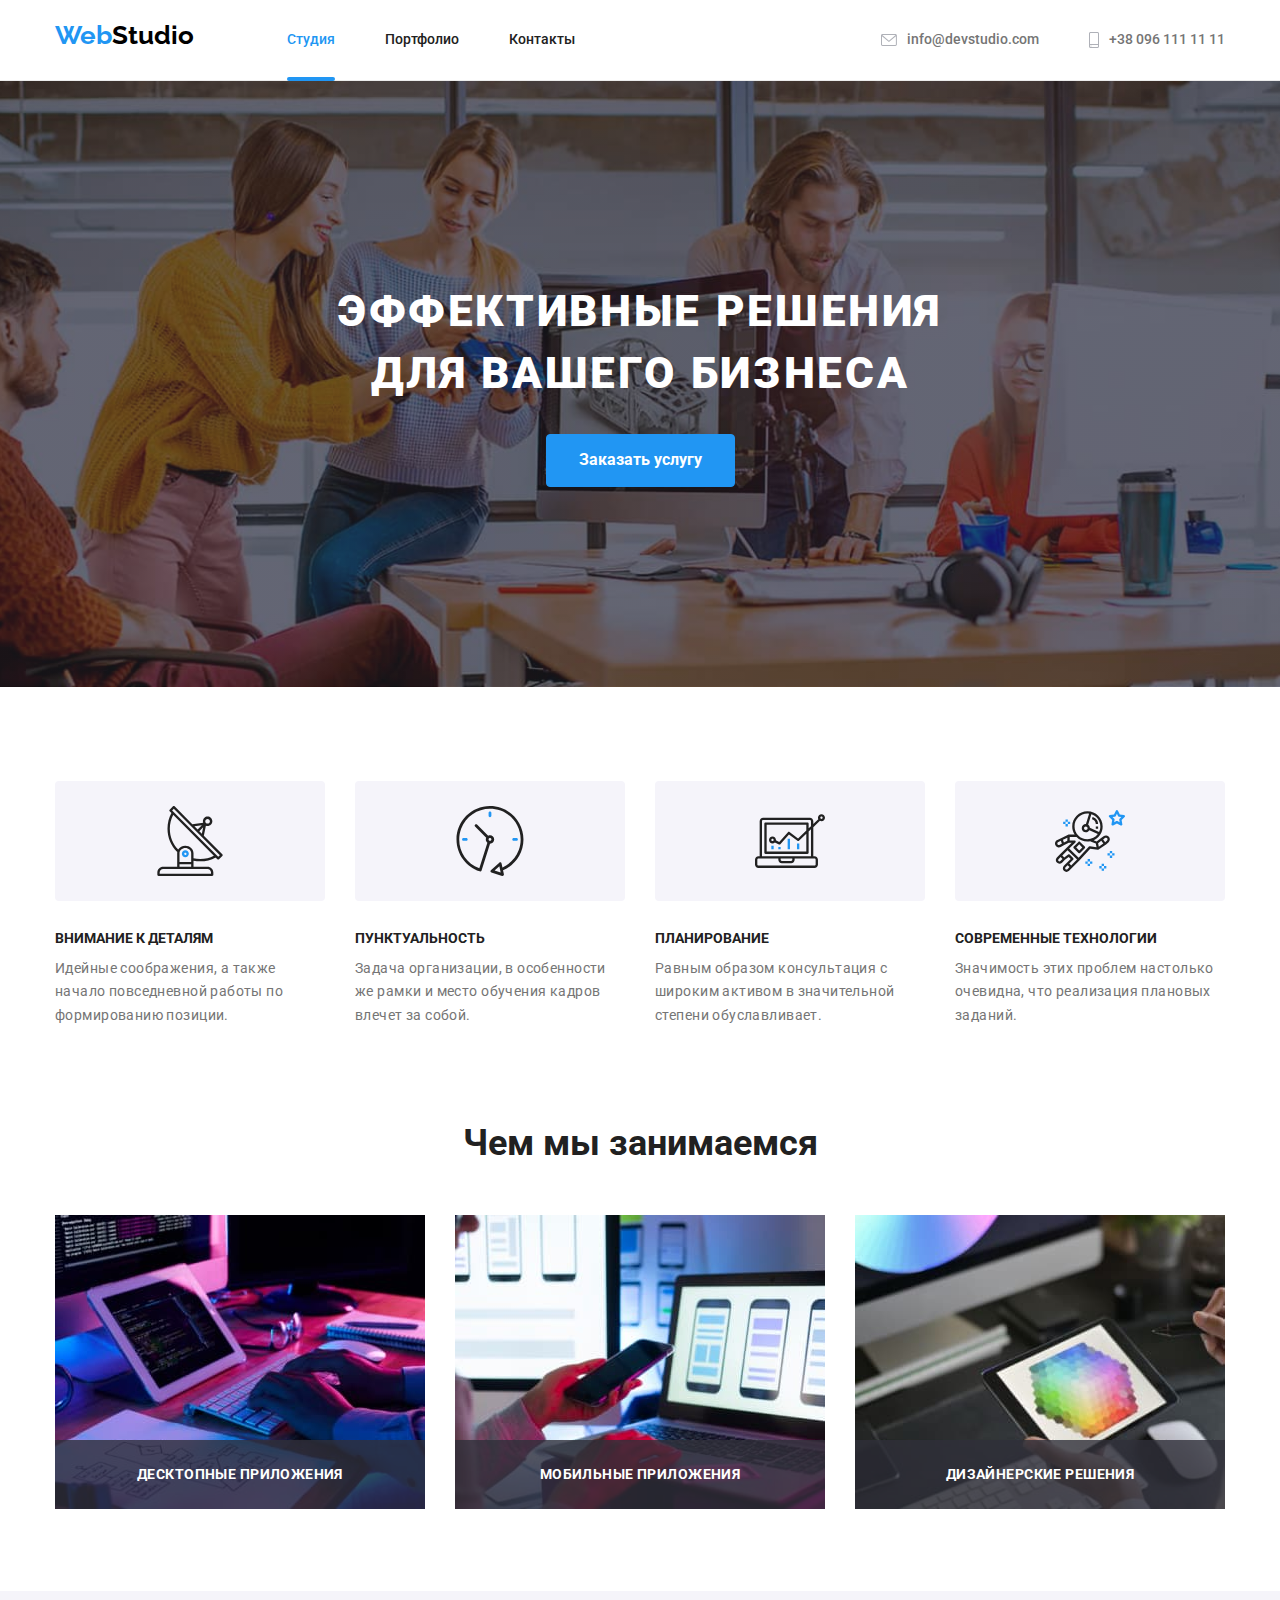
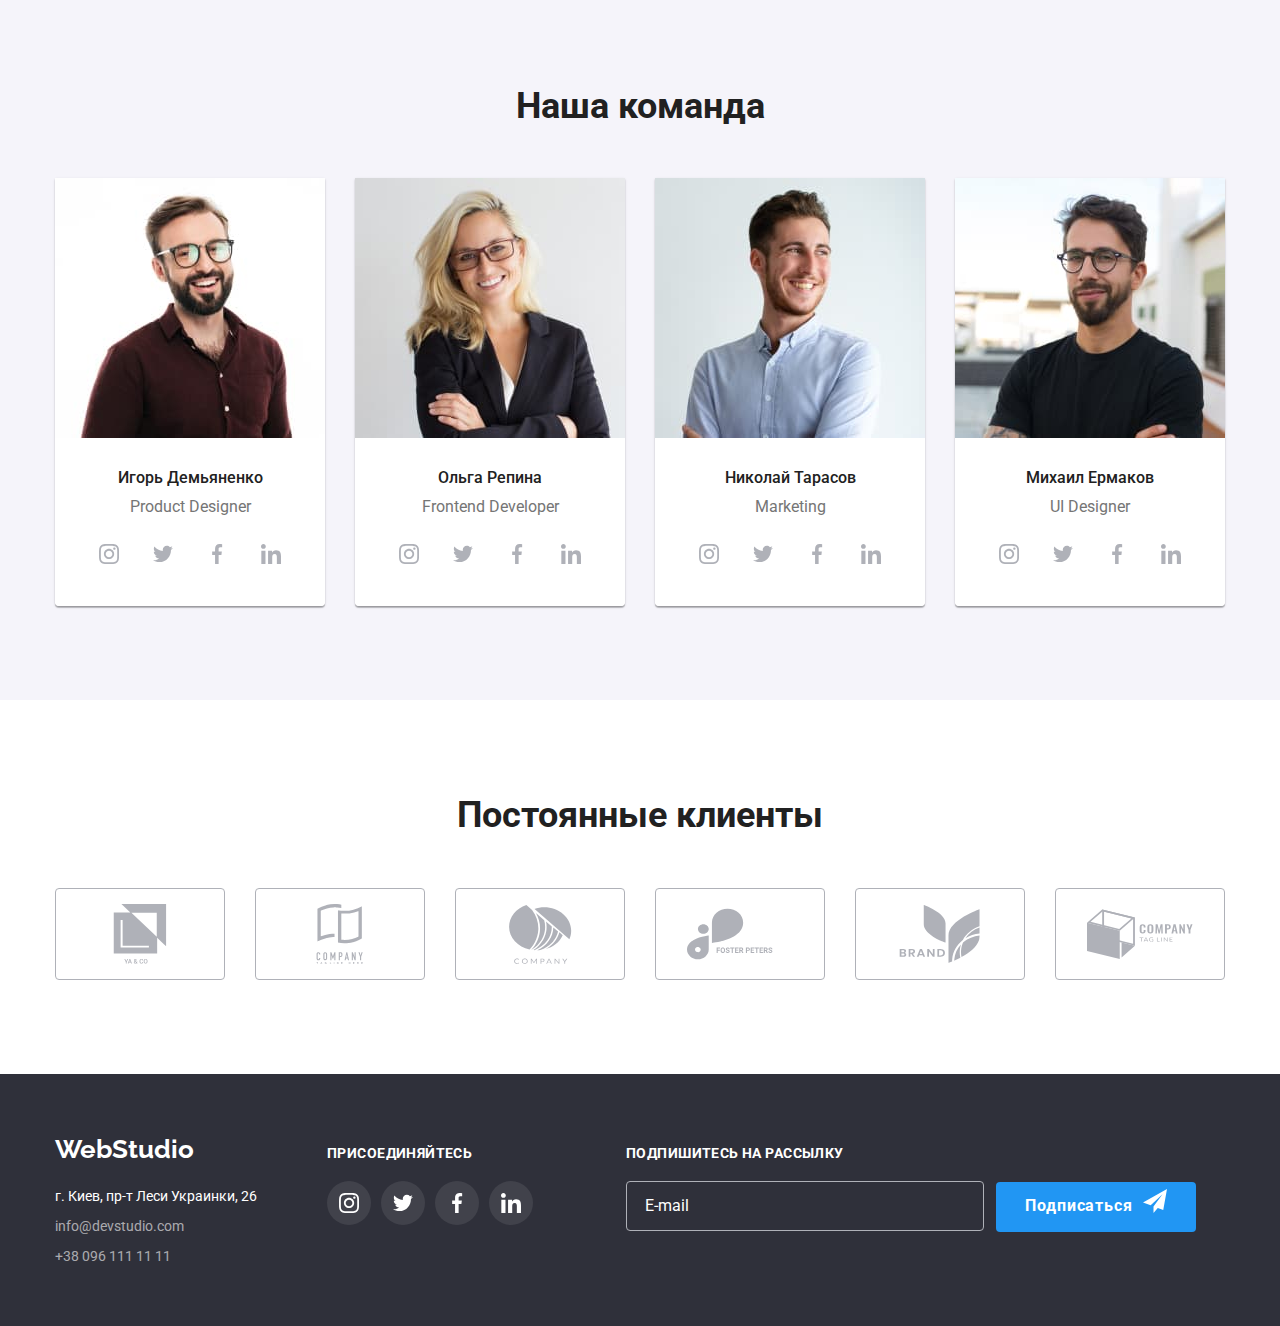
<file: index.html>
<!DOCTYPE html>
<html lang="ru">

<head>
  <meta charset="UTF-8">
  <meta http-equiv="X-UA-Compatible" content="IE=edge">
  <meta name="viewport" content="width=device-width, initial-scale=1.0">
  <link rel="preconnect" href="https://fonts.googleapis.com">
  <link rel="preconnect" href="https://fonts.gstatic.com" crossorigin>
  <link href="https://fonts.googleapis.com/css2?family=Raleway:wght@700&family=Roboto:wght@400;500;700;900&display=swap"
    rel="stylesheet" />
  <link rel="stylesheet"
    href="https://cdnjs.cloudflare.com/ajax/libs/modern-normalize/1.1.0/modern-normalize.min.css" />
  <link rel="stylesheet" href="./css/main.min.css" />
  <title>Web Studio</title>
</head>

<body>
  <!-- Header -->
  <header class="header">
    <div class="container header__container">
      <!-- Logo -->
      <nav class="nav">
        <a class="nav__site" href="./index.html">
          <span class="nav__site--web">Web</span>Studio
        </a>
        <!-- Nav-links -->
        <ul class="nav__pages">
          <li class="nav__item"><a class="nav__link nav__link--location" href="./index.html">Студия</a></li>
          <li class="nav__item"><a class="nav__link" href="./portfolio.html">Портфолио</a></li>
          <li class="nav__item"><a class="nav__link" href="#">Контакты</a></li>
        </ul>
      </nav>
      <!-- Contacts -->
      <ul class="contacts-header">
        <li class="contacts-header__item">
          <a class="contacts-header__link" href="mailto:info@devstudio.com">
            <svg class="contacts-header__icon" width="16px" height="12px">
              <use href="images/icons.svg#icon-envelope"></use>
            </svg>
            info@devstudio.com
          </a>
        </li>
        <li class="contacts-header__item">
          <a class="contacts-header__link" href="tel:+380961111111">
            <svg class="contacts-header__icon" width="10px" height="16px">
              <use href="images/icons.svg#icon-smartphone"></use>
            </svg>
            +38 096 111 11 11
          </a>
        </li>
      </ul>
    </div>
  </header>
  <main>
    <!-- Herov title -->
    <section class="herov">
      <div class="container">
        <h1 class="herov__title">Эффективные решения для вашего бизнеса</h1>
        <button class="herov__button" type="button" data-modal-open>Заказать услугу</button>
      </div>
      <!-- Form-modal -->
      <div class="backgrop is-hidden" data-modal>
        <div class="modal">
          <button class="modal__button" type="button" data-modal-close>
            <svg width="11px" height="11px">
              <use href="images/icons.svg#icon-cross"></use>
            </svg>
          </button>

          <!-- Form -->
          <form class="form-modal">
            <h2 class="form-modal__title">Оставьте свои данные, мы вам перезвоним</h2>
            <label class="form-modal__label">
              <span class="form-modal__text">Имя</span>
              <input class="form-modal__input" type="text" name="user-name" placeholder=" " autocomplete="off" />
              <span class="form-modal__icon">
                <svg width="18px" height="18px">
                  <use href="images/icons.svg#icon-person-black"></use>
                </svg>
              </span>
            </label>
            <label class="form-modal__label">
              <span class="form-modal__text">Телефон</span>
              <input class="form-modal__input" type="tel" name="tel" placeholder=" " autocomplete="off">
              <span class="form-modal__icon">
                <svg width="18px" height="18px">
                  <use href="images/icons.svg#icon-phone-black"></use>
                </svg>
              </span>
            </label>
            <label class="form-modal__label">
              <span class="form-modal__text">Почта</span>
              <input class="form-modal__input" type="email" name="email" placeholder=" " autocomplete="off">
              <span class="form-modal__icon">
                <svg width="18px" height="18px">
                  <use href="images/icons.svg#icon-email-black"></use>
                </svg>
              </span>
            </label>
            <label class="form-modal__label">
              <span class="form-modal__text">Комментарий</span>
              <textarea class="form-modal__input form-modal__input--textarea " name="comment" rows="10"
                placeholder="Введите текст"></textarea>
            </label>
              <!-- Checkbox -->
            <label class="checkbox">
              <input class="checkbox__input" type="checkbox" name="contract">
              <span class="checkbox__icon"></span>
              <span class="checkbox__text">
                Соглашаюсь с рассылкой и принимаю
                <a class="checkbox__link" href="#">Условия договора</a>
              </span>
            </label>
            <button class="form-modal__button" type="submit">Отправить</button>
          </form>
        </div>
      </div>
    </section>
    <!-- Company credo -->
    <section class="company-credo">
      <!-- Visually hidden -->
      <h2 class="visually-hidden">Особености</h2>
      <div class="container">
        <ul class="credo">
          <li class="credo__cards">
            <div class="credo__icon">
              <svg width="70px" height="70px">
                <use href="images/icons.svg#icon-antenna"></use>
              </svg>
            </div>
            <h3 class="credo__title">Внимание к деталям</h3>
            <p class="credo__text">Идейные соображения, а также начало повседневной работы по формированию позиции.
            </p>
          </li>
          <li class="credo__cards">
            <div class="credo__icon">
              <svg width="70px" height="70px">
                <use href="images/icons.svg#icon-clock"></use>
              </svg>
            </div>
            <h3 class="credo__title">Пунктуальность</h3>
            <p class="credo__text">Задача организации, в особенности же рамки и место обучения кадров влечет за
              собой.</p>
          </li>
          <li class="credo__cards">
            <div class="credo__icon">
              <svg width="70px" height="70px">
                <use href="images/icons.svg#icon-diagram"></use>
              </svg>
            </div>
            <h3 class="credo__title">Планирование</h3>
            <p class="credo__text">Равным образом консультация с широким активом в значительной степени
              обуславливает.</p>
          </li>
          <li class="credo__cards">
            <div class="credo__icon">
              <svg width="70px" height="70px">
                <use href="images/icons.svg#icon-astronaut"></use>
              </svg>
            </div>
            <h3 class="credo__title">Современные технологии</h3>
            <p class="credo__text">Значимость этих проблем настолько очевидна, что реализация плановых заданий.</p>
          </li>
        </ul>
      </div>
    </section>
    <!-- Company direction -->
    <section class="company-direction">
      <div class="container">
        <h2 class="company-direction__titel">Чем мы занимаемся</h2>
        <ul class="collage">
          <li class="collage__img">
            <div class="collage__cart">
              <img src="./images/index_img/black_screen.jpg" alt="Черный монитор" width="370" height="294">
              <h3 class="collage__signature">Десктопные приложения</h3>
            </div>
          </li>
          <li class="collage__img">
            <div class="collage__cart">
              <img src="./images/index_img/two_screens.jpg" alt="Два монитора" width="370" height="294">
              <h3 class="collage__signature">Мобильные приложения</h3>
            </div>
          </li>
          <li class="collage__img">
            <div class="collage__cart">
              <img src="./images/index_img/the_tablet.jpg" alt="Планшет" width="370" height="294">
              <h3 class="collage__signature">Дизайнерские решения</h3>
            </div>
          </li>
        </ul>
      </div>
    </section>
    <!-- Team -->
    <section class="team">
      <div class="container">
        <h2 class="team__title">Наша команда</h2>
        <ul class="team__cards">
          <li class="team__summary">
            <img src="./images/index_img/Igor_Demyanenko.jpg" alt="Игорь Демьяненко" width="270" height="260">
            <div class="team__text">
              <h3 class="team__worker">Игорь Демьяненко</h3>
              <p class="team__position">Product Designer</p>
              <ul class="social">
                <li class="social__link">
                  <a class="social__icon social__icon_team" href="#">
                    <svg width="20px" height="20px">
                      <use href="images/icons.svg#icon-instagram"></use>
                    </svg>
                  </a>
                </li>
                <li class="social__link">
                  <a class="social__icon  social__icon_team" href="#">
                    <svg width="20px" height="20px">
                      <use href="images/icons.svg#icon-twitter"></use>
                    </svg>
                  </a>
                </li>
                <li class="social__link">
                  <a class="social__icon social__icon_team" href="#">
                    <svg width="20px" height="20px">
                      <use href="images/icons.svg#icon-facebook"></use>
                    </svg>
                  </a>
                </li>
                <li class="social__link">
                  <a class="social__icon social__icon_team" href="#">
                    <svg width="20px" height="20px">
                      <use href="images/icons.svg#icon-linkedin"></use>
                    </svg>
                  </a>
                </li>
              </ul>
            </div>
          <li class="team__summary">
            <img src="./images/index_img/Olga_Repina.jpg" alt="Ольга Репина" width="270" height="260">
            <div class="team__text">
              <h3 class="team__worker">Ольга Репина</h3>
              <p class="team__position">Frontend Developer</p>
              <ul class="social">
                <li class="social__link">
                  <a class="social__icon social__icon_team" href="#">
                    <svg width="20px" height="20px">
                      <use href="images/icons.svg#icon-instagram"></use>
                    </svg>
                  </a>
                </li>
                <li class="social__link">
                  <a class="social__icon social__icon_team" href="#">
                    <svg width="20px" height="20px">
                      <use href="images/icons.svg#icon-twitter"></use>
                    </svg>
                  </a>
                </li>
                <li class="social__link">
                  <a class="social__icon social__icon_team" href="#">
                    <svg width="20px" height="20px">
                      <use href="images/icons.svg#icon-facebook"></use>
                    </svg>
                  </a>
                </li>
                <li class="social__link">
                  <a class="social__icon social__icon_team" href="#">
                    <svg width="20px" height="20px">
                      <use href="images/icons.svg#icon-linkedin"></use>
                    </svg>
                  </a>
                </li>
              </ul>
            </div>
          </li>
          <li class="team__summary">
            <img src="./images/index_img/Nikolay_Tarasov.jpg" alt="Николай Тарасов" width="270" height="260">
            <div class="team__text">
              <h3 class="team__worker">Николай Тарасов</h3>
              <p class="team__position">Marketing</p>
              <ul class="social">
                <li class="social__link">
                  <a class="social__icon social__icon_team" href="#">
                    <svg class="uset" width="20px" height="20px">
                      <use href="images/icons.svg#icon-instagram"></use>
                    </svg>
                  </a>
                </li>
                <li class="social__link">
                  <a class="social__icon social__icon_team" href="#">
                    <svg width="20px" height="20px">
                      <use href="images/icons.svg#icon-twitter"></use>
                    </svg>
                  </a>
                </li>
                <li class="social__link">
                  <a class="social__icon social__icon_team" href="#">
                    <svg width="20px" height="20px">
                      <use href="images/icons.svg#icon-facebook"></use>
                    </svg>
                  </a>
                </li>
                <li class="social__link">
                  <a class="social__icon social__icon_team" href="#">
                    <svg width="20px" height="20px">
                      <use href="images/icons.svg#icon-linkedin"></use>
                    </svg>
                  </a>
                </li>
              </ul>
            </div>
          </li>
          <li class="team__summary">
            <img src="./images/index_img/Mikhail_Ermakov.jpg" alt="Михаил Ермаков" width="270" height="260">
            <div class="team__text">
              <h3 class="team__worker">Михаил Ермаков</h3>
              <p class="team__position">UI Designer</p>
              <ul class="social">
                <li class="social__link">
                  <a class="social__icon social__icon_team" href="#">
                    <svg width="20px" height="20px">
                      <use href="images/icons.svg#icon-instagram"></use>
                    </svg>
                  </a>
                </li>
                <li class="social__link">
                  <a class="social__icon social__icon_team" href="#">
                    <svg width="20px" height="20px">
                      <use href="images/icons.svg#icon-twitter"></use>
                    </svg>
                  </a>
                </li>
                <li class="social__link">
                  <a class="social__icon social__icon_team" href="#">
                    <svg width="20px" height="20px">
                      <use href="images/icons.svg#icon-facebook"></use>
                    </svg>
                  </a>
                </li>
                <li class="social__link">
                  <a class="social__icon social__icon_team" href="#">
                    <svg width="20px" height="20px">
                      <use href="images/icons.svg#icon-linkedin"></use>
                    </svg>
                  </a>
                </li>
              </ul>
            </div>
          </li>
        </ul>
      </div>
    </section>
    <!-- =====Partners===== -->
    <section class="partners">
      <div class="container">
        <h2 class="partners__titel">Постоянные клиенты</h2>
        <ul class="partners__links">
          <li class="partners__logotypes">
            <a class="partners__focus" href="#">
              <svg width="106px" height="60px">
                <use href="images/icons.svg#icon-yaco"></use>
              </svg>
            </a>
          </li>
          <li class="partners__logotypes">
            <a class="partners__focus" href="#">
              <svg width="106px" height="60px">
                <use href="images/icons.svg#icon-tagline"></use>
              </svg>
            </a>
          </li>
          <li class="partners__logotypes">
            <a class="partners__focus" href="#">
              <svg width="106px" height="60px">
                <use href="images/icons.svg#icon-company"></use>
              </svg>
            </a>
          </li>
          <li class="partners__logotypes">
            <a class="partners__focus" href="#">
              <svg width="106px" height="60px">
                <use href="images/icons.svg#icon-foster"></use>
              </svg>
            </a>
          </li>
          <li class="partners__logotypes">
            <a class="partners__focus" href="#">
              <svg width="106px" height="60px">
                <use href="images/icons.svg#icon-brand"></use>
              </svg>
            </a>
          </li>
          <li class="partners__logotypes">
            <a class="partners__focus" href="#">
              <svg width="106px" height="60px">
                <use href="images/icons.svg#icon-tag_line"></use>
              </svg>
            </a>
          </li>
        </ul>
      </div>
    </section>
  </main>
  <!-- Footer -->
  <footer class="footer">
    <div class="container_footer container">
      <div>
        <a class="nav__site--footer nav__site" href="./index.html">
          <span class="nav__site_web">Web</span>Studio
        </a>
        <!-- Addresses -->
        <address class="addresses">
          <p class="addresses__map">г. Киев, пр-т Леси Украинки, 26</p>
          <ul>
            <li class="addresses__contact">
              <a class="addresses__link" href="mailto:info@devstudio.com">info@devstudio.com</a>
            </li>
            <li class="addresses__contact">
              <a class="addresses__link" href="tel:+380961111111">+38 096 111 11 11</a>
            </li>
          </ul>
        </address>
      </div>
      <!-- Invitation  -->
      <div class="invitation">
        <p class="invitation__title">присоединяйтесь</p>
        <ul class="social">
          <li class="social__link">
            <a class="social__icon social__icon--footer" href="#">
              <svg width="20px" height="20px">
                <use href="images/icons.svg#icon-instagram"></use>
              </svg>
            </a>
          </li>
          <li class="social__link">
            <a class="social__icon social__icon--footer" href="#">
              <svg width="20px" height="20px">
                <use href="images/icons.svg#icon-twitter"></use>
              </svg>
            </a>
          </li>
          <li class="social__link">
            <a class="social__icon social__icon--footer" href="#">
              <svg width="20px" height="20px">
                <use href="images/icons.svg#icon-facebook"></use>
              </svg>
            </a>
          </li>
          <li class="social__link">
            <a class="social__icon social__icon--footer" href="#">
              <svg width="20px" height="20px">
                <use href="images/icons.svg#icon-linkedin"></use>
              </svg>
            </a>
          </li>
        </ul>
      </div>
      <!-- Form-footer  -->
      <form class="form-footer">
        <h2 class="form-footer__title">Подпишитесь на рассылку</h2>
        <div class="form-footer__subscrib">
          <input class="form-footer__input" type="email" name="email" autocomplete="off" placeholder="E-mail">
          <button class="form-footer__button" type="submit">
            Подписаться
            <span class="form-footer__icon">
              <svg width="24px" height="24px">
                <use href="images/icons.svg#icon-telegram"></use>
              </svg>
            </span>
          </button>
        </div>
      </form>
    </div>
  </footer>
  <script src="./js/modal.js"></script>
</body>

</html>
</file>
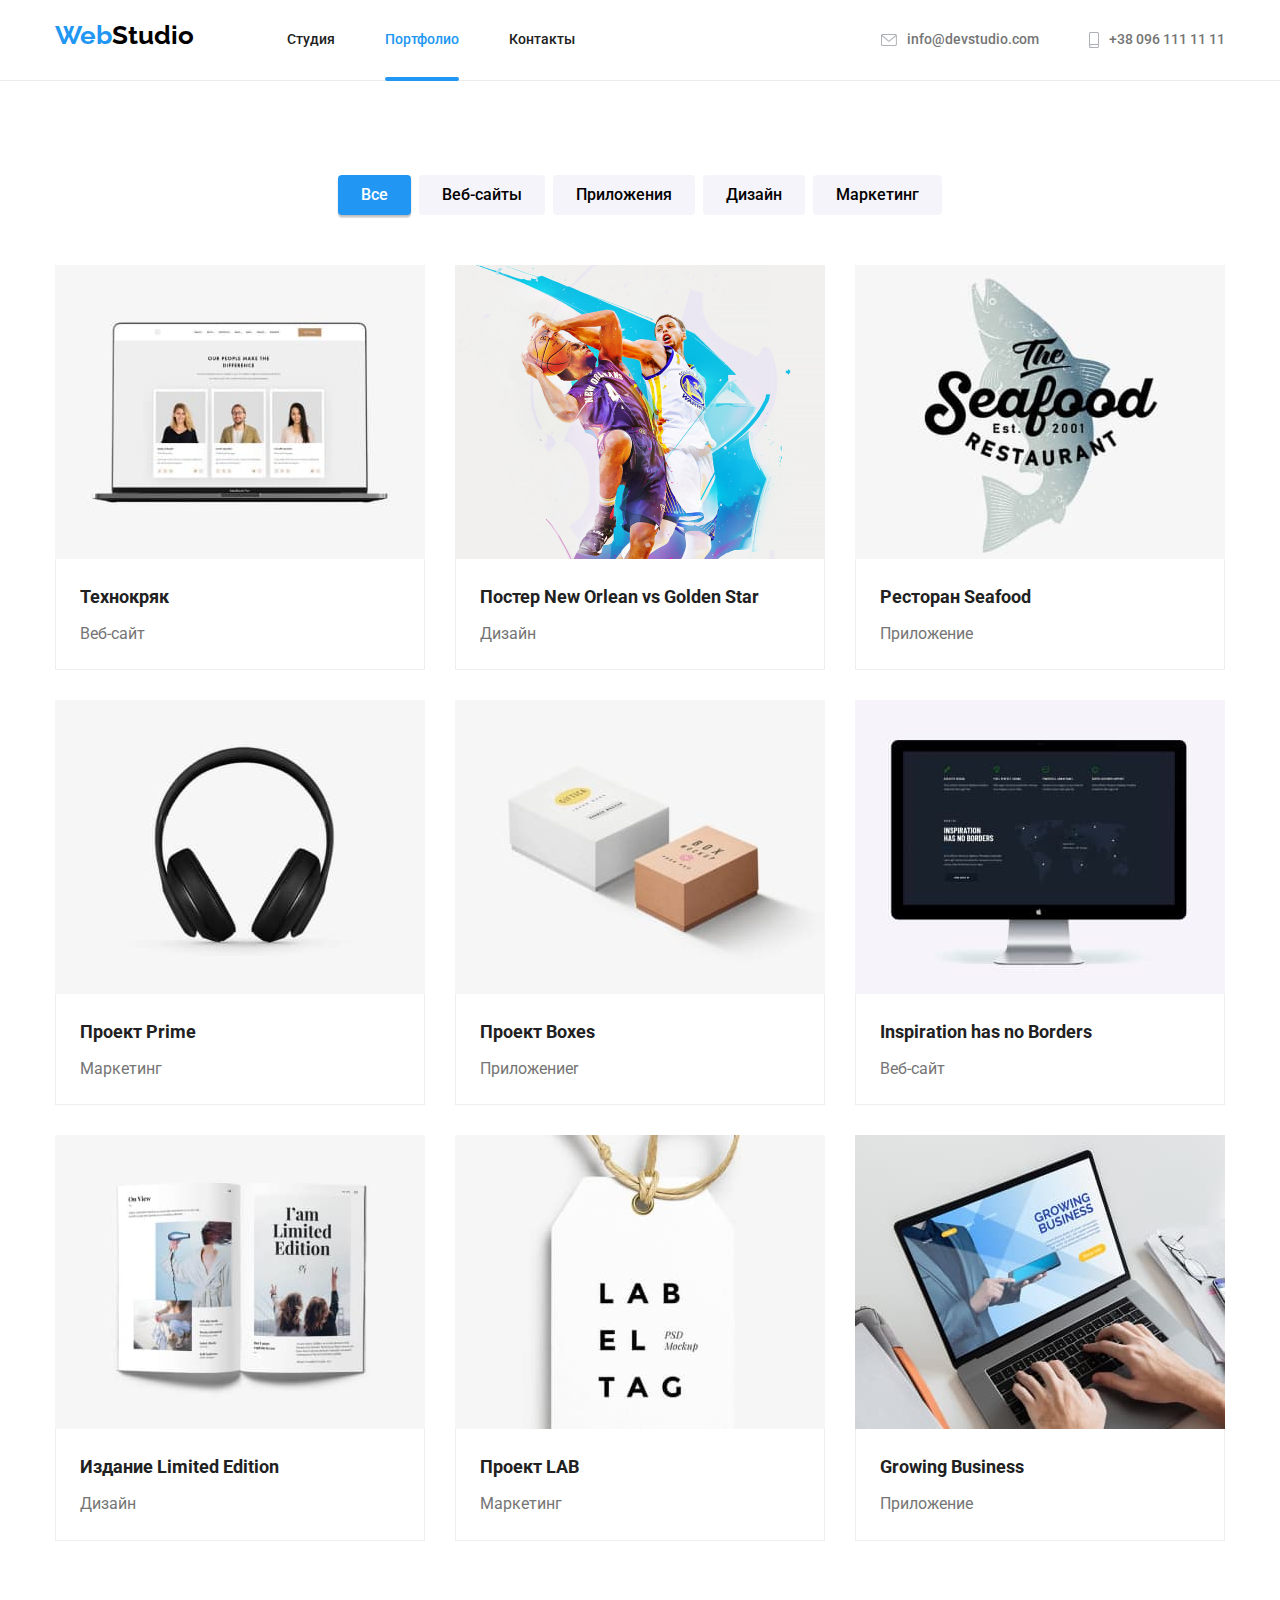
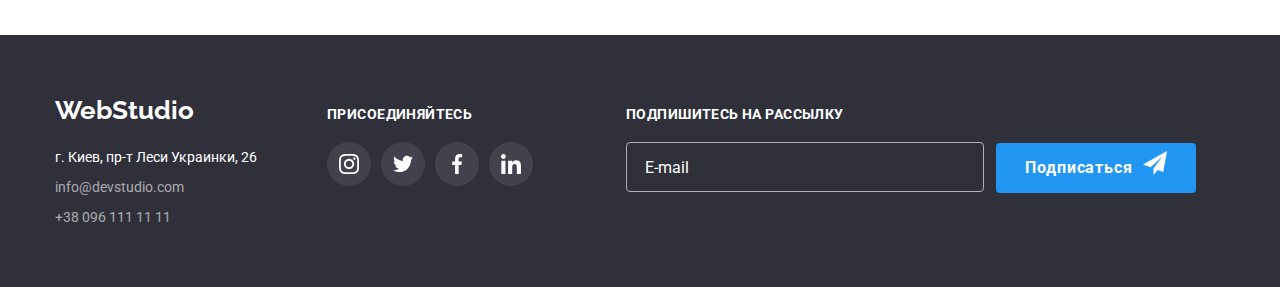
<file: portfolio.html>
<!DOCTYPE html>
<html lang="ru">
  <head>
    <meta charset="UTF-8" />
    <meta http-equiv="X-UA-Compatible" content="IE=edge" />
    <meta name="viewport" content="width=device-width, initial-scale=1.0" />
    <link rel="preconnect" href="https://fonts.googleapis.com" />
    <link rel="preconnect" href="https://fonts.gstatic.com" crossorigin />
    <link
      href="https://fonts.googleapis.com/css2?family=Raleway:wght@700&family=Roboto:wght@400;500;700&display=swap"
      rel="stylesheet"
    />
    <link
      rel="stylesheet"
      href="https://cdnjs.cloudflare.com/ajax/libs/modern-normalize/1.1.0/modern-normalize.min.css"
    />
    <link rel="stylesheet" href="./css/portfolio.min.css" />
    <title>Portfolio</title>
  </head>

  <body>
    <!-- Header -->
    <header class="header">
      <div class="container header__container">
        <!-- Logo -->
        <nav class="nav">
          <a class="nav__site" href="./index.html">
            <span class="nav__site--web">Web</span>Studio
          </a>
          <!-- Nav-links -->
          <ul class="nav__pages">
            <li class="nav__item"><a class="nav__link" href="./index.html">Студия</a></li>
            <li class="nav__item"><a class="nav__link nav__link--location" href="./portfolio.html">Портфолио</a></li>
            <li class="nav__item"><a class="nav__link" href="#">Контакты</a></li>
          </ul>
        </nav>
        <!-- Contacts -->
        <ul class="contacts-header">
          <li class="contacts-header__item">
            <a class="contacts-header__link" href="mailto:info@devstudio.com">
              <svg class="contacts-header__icon" width="16px" height="12px">
                <use href="images/icons.svg#icon-envelope"></use>
              </svg>
              info@devstudio.com
            </a>
          </li>
          <li class="contacts-header__item">
            <a class="contacts-header__link" href="tel:+380961111111">
              <svg class="contacts-header__icon" width="10px" height="16px">
                <use href="images/icons.svg#icon-smartphone"></use>
              </svg>
              +38 096 111 11 11
            </a>
          </li>
        </ul>
      </div>
    </header>
    <main>
      <!-- Portfolio -->
      <section class="portfolio">
        <h1 class="visually-hidden">Портфолио</h1>
        <div class="container">
          <ul class="filling">
            <li class="filling__list">
              <button class="filling__filter filling__filter--location" type="button">Все</button>
            </li>
            <li class="filling__list">
              <button class="filling__filter" type="button">Веб-сайты</button>
            </li>
            <li class="filling__list">
              <button class="filling__filter" type="button">Приложения</button>
            </li>
            <li class="filling__list">
              <button class="filling__filter" type="button">Дизайн</button>
            </li>
            <li class="filling__list">
              <button class="filling__filter" type="button">Маркетинг</button>
            </li>
          </ul>
          <ul class="publication">
            <li class="publication__post">
              <a class="publication__link" href="#">
                <div class="publication__cart">
                  <img
                    src="./images/portfolio_img/technokryak.jpg"
                    alt="Образец сайта на мониторе ноутбука"
                    width="370"
                    height="294"
                  />
                  <div class="hidden">
                    <!-- hidden -->
                    <p class="hidden__text">
                      Технокряк это современная площадка распространения
                      коронавируса. Компании используют эту платформу для
                      цифрового шпионажа и атак на защищённые сервера
                      конкурентов.
                    </p>
                  </div>
                </div>
                <div class="publication__footer">
                  <h2 class="publication__title">Технокряк</h2>
                  <p class="publication__category">Веб-сайт</p>
                </div>
              </a>
            </li>
            <li class="publication__post">
              <a class="publication__link" href="#">
                <div class="publication__cart">
                  <img
                    src="./images/portfolio_img/orlean_golden.jpg"
                    alt="Два баскетболиста в прыжке, с мячом"
                    width="370"
                    height="294"
                  />
                  <div class="hidden">
                    <p class="hidden__text">
                      Технокряк это современная площадка распространения
                      коронавируса. Компании используют эту платформу для
                      цифрового шпионажа и атак на защищённые сервера
                      конкурентов.
                    </p>
                  </div>
                </div>
                <div class="publication__footer">
                  <h2 class="publication__title">Постер New Orlean vs Golden Star</h2>
                  <p class="publication__category">Дизайн</p>
                </div>
              </a>
            </li>
            <li class="publication__post">
              <a class="publication__link" href="#">
                <div class="publication__cart">
                  <img
                    src="./images/portfolio_img/seafood.jpg"
                    alt="Логотип ресторана"
                    width="370"
                    height="294"
                  />
                  <div class="hidden">
                    <p class="hidden__text">
                      Технокряк это современная площадка распространения
                      коронавируса. Компании используют эту платформу для
                      цифрового шпионажа и атак на защищённые сервера
                      конкурентов.
                    </p>
                  </div>
                </div>
                <div class="publication__footer">
                  <h2 class="publication__title">Ресторан Seafood</h2>
                  <p class="publication__category">Приложение</p>
                </div>
              </a>
            </li>
            <li class="publication__post">
              <a class="publication__link" href="#">
                <div class="publication__cart">
                  <img
                    src="./images/portfolio_img/project_prime.jpg"
                    alt="Черные наушники"
                    width="370"
                    height="294"
                  />
                  <div class="hidden">
                    <p class="hidden__text">
                      Технокряк это современная площадка распространения
                      коронавируса. Компании используют эту платформу для
                      цифрового шпионажа и атак на защищённые сервера
                      конкурентов.
                    </p>
                  </div>
                </div>
                <div class="publication__footer">
                  <h2 class="publication__title">Проект Prime</h2>
                  <p class="publication__category">Маркетинг</p>
                </div>
              </a>
            </li>
            <li class="publication__post">
              <a class="publication__link" href="#">
                <div class="publication__cart">
                  <img
                    src="./images/portfolio_img/project_boxes.jpg"
                    alt="Черная и коричневая коробки"
                    width="370"
                    height="294"
                  />
                  <div class="hidden">
                    <p class="hidden__text">
                      Технокряк это современная площадка распространения
                      коронавируса. Компании используют эту платформу для
                      цифрового шпионажа и атак на защищённые сервера
                      конкурентов.
                    </p>
                  </div>
                </div>
                <div class="publication__footer">
                  <h2 class="publication__title">Проект Boxes</h2>
                  <p class="publication__category">Приложениеr</p>
                </div>
              </a>
            </li>
            <li class="publication__post">
              <a class="publication__link" href="#">
                <div class="publication__cart">
                  <img
                    src="./images/portfolio_img/inspiration_n_borders.jpg"
                    alt="Монитор с картой планеты"
                    width="370"
                    height="294"
                  />
                  <div class="hidden">
                    <p class="hidden__text">
                      Технокряк это современная площадка распространения
                      коронавируса. Компании используют эту платформу для
                      цифрового шпионажа и атак на защищённые сервера
                      конкурентов.
                    </p>
                  </div>
                </div>
                <div class="publication__footer">
                  <h2 class="publication__title">Inspiration has no Borders</h2>
                  <p class="publication__category">Веб-сайт</p>
                </div>
              </a>
            </li>
            <li class="publication__post">
              <a class="publication__link" href="#">
                <div class="publication__cart">
                  <img
                    src="./images/portfolio_img/limited_edition.jpg"
                    alt="Развернутый журнал"
                    width="370"
                    height="294"
                  />
                  <div class="hidden">
                    <p class="hidden__text">
                      Технокряк это современная площадка распространения
                      коронавируса. Компании используют эту платформу для
                      цифрового шпионажа и атак на защищённые сервера
                      конкурентов.
                    </p>
                  </div>
                </div>
                <div class="publication__footer">
                  <h2 class="publication__title">Издание Limited Edition</h2>
                  <p class="publication__category">Дизайн</p>
                </div>
              </a>
            </li>
            <li class="publication__post">
              <a class="publication__link" href="#">
                <div class="publication__cart">
                  <img
                    src="./images/portfolio_img/project_lab.jpg"
                    alt="Бирка"
                    width="370"
                    height="294"
                  />
                  <div class="hidden">
                    <p class="hidden__text">
                      Технокряк это современная площадка распространения
                      коронавируса. Компании используют эту платформу для
                      цифрового шпионажа и атак на защищённые сервера
                      конкурентов.
                    </p>
                  </div>
                </div>
                <div class="publication__footer">
                  <h2 class="publication__title">Проект LAB</h2>
                  <p class="publication__category">Маркетинг</p>
                </div>
              </a>
            </li>
            <li class="publication__post">
              <a class="publication__link" href="#">
                <div class="publication__cart">
                  <img
                    src="./images/portfolio_img/growing_business.jpg"
                    alt="Руки на ноутбуке"
                    width="370"
                    height="294"
                  />
                  <div class="hidden">
                    <p class="hidden__text">
                      Технокряк это современная площадка распространения
                      коронавируса. Компании используют эту платформу для
                      цифрового шпионажа и атак на защищённые сервера
                      конкурентов.
                    </p>
                  </div>
                </div>
                <div class="publication__footer">
                  <h2 class="publication__title">Growing Business</h2>
                  <p class="publication__category">Приложение</p>
                </div>
              </a>
            </li>
          </ul>
        </div>
      </section>
    </main>
    <!-- Footer -->
    <footer class="footer">
      <div class="container_footer container">
        <div>
          <a class="nav__site--footer nav__site" href="./index.html">
            <span class="nav__site_web">Web</span>Studio
          </a>
          <!-- Addresses -->
          <address class="addresses">
            <p class="addresses__map">г. Киев, пр-т Леси Украинки, 26</p>
            <ul>
              <li class="addresses__contact">
                <a class="addresses__link" href="mailto:info@devstudio.com">info@devstudio.com</a>
              </li>
              <li class="addresses__contact">
                <a class="addresses__link" href="tel:+380961111111">+38 096 111 11 11</a>
              </li>
            </ul>
          </address>
        </div>
        <!-- Invitation  -->
        <div class="invitation">
          <p class="invitation__title">присоединяйтесь</p>
          <ul class="social">
            <li class="social__link">
              <a class="social__icon social__icon--footer" href="#">
                <svg width="20px" height="20px">
                  <use href="images/icons.svg#icon-instagram"></use>
                </svg>
              </a>
            </li>
            <li class="social__link">
              <a class="social__icon social__icon--footer" href="#">
                <svg width="20px" height="20px">
                  <use href="images/icons.svg#icon-twitter"></use>
                </svg>
              </a>
            </li>
            <li class="social__link">
              <a class="social__icon social__icon--footer" href="#">
                <svg width="20px" height="20px">
                  <use href="images/icons.svg#icon-facebook"></use>
                </svg>
              </a>
            </li>
            <li class="social__link">
              <a class="social__icon social__icon--footer" href="#">
                <svg width="20px" height="20px">
                  <use href="images/icons.svg#icon-linkedin"></use>
                </svg>
              </a>
            </li>
          </ul>
        </div>
        <!-- Form-footer  -->
        <form class="form-footer">
          <h2 class="form-footer__title">Подпишитесь на рассылку</h2>
          <div class="form-footer__subscrib">
            <input class="form-footer__input" type="email" name="email" autocomplete="off" placeholder="E-mail">
            <button class="form-footer__button" type="submit">
              Подписаться
              <span class="form-footer__icon">
                <svg width="24px" height="24px">
                  <use href="images/icons.svg#icon-telegram"></use>
                </svg>
              </span>
            </button>
          </div>
        </form>
      </div>
    </footer>
  </body>
</html>
</file>
<file: css/main.min.css>
body{color:#212121;background:#fff;font-family:"Roboto",sans-serif}ul,li{list-style:none;margin:0;padding:0}h1,h2,h3,p{margin:0;padding:0}a{text-decoration:none}img{display:block}.visually-hidden{position:absolute;width:1px;height:1px;margin:-1px;border:0;padding:0;white-space:nowrap;-webkit-clip-path:inset(100%);clip-path:inset(100%);clip:rect(0 0 0 0);overflow:hidden}.container{padding:0 15px;margin:0 auto;width:1200px}.social{display:-webkit-box;display:-ms-flexbox;display:flex;-webkit-box-pack:center;-ms-flex-pack:center;justify-content:center}.social__link:not(:last-child){margin-right:10px}.social__icon{display:-webkit-box;display:-ms-flexbox;display:flex;-webkit-box-pack:center;-ms-flex-pack:center;justify-content:center;-webkit-box-align:center;-ms-flex-align:center;align-items:center;width:44px;height:44px;border-radius:50%}.herov__button,.form-modal__button,.form-footer__button{color:#fff;background-color:#2196f3;font-weight:700;font-size:16px;line-height:1.9;cursor:pointer;border-radius:4px;border:1px solid #2196f3}.header{border-bottom:1px solid #ececec}.header__container{display:-webkit-box;display:-ms-flexbox;display:flex}.nav{display:-webkit-box;display:-ms-flexbox;display:flex;-webkit-box-align:baseline;-ms-flex-align:baseline;align-items:baseline}.nav__site{color:#000;font-weight:700;font-size:26px;line-height:1.2;font-family:"Raleway",sans-serif}.nav__site--web{color:#2196f3}.nav__pages{display:-webkit-box;display:-ms-flexbox;display:flex;margin-left:93px}.nav__item{display:-webkit-box;display:-ms-flexbox;display:flex;-webkit-box-align:baseline;-ms-flex-align:baseline;align-items:baseline;margin-left:50px}.nav__item:first-child{margin-left:0px}.nav__link{position:relative;display:block;padding:32px 0;color:#212121;font-weight:500;font-size:14px;line-height:1.1;-webkit-transition:color 250ms cubic-bezier(0.4, 0, 0.2, 1);transition:color 250ms cubic-bezier(0.4, 0, 0.2, 1)}.nav__link--location{color:#2196f3}.nav__link--location::after{content:"";position:absolute;bottom:-2px;right:0px;width:100%;height:4px;background-color:#2196f3;border-radius:4px}.nav__link:hover,.nav__link:focus{color:#2196f3}.contacts-header{display:-webkit-box;display:-ms-flexbox;display:flex;margin-left:auto}.contacts-header__item{margin-left:50px}.contacts-header__item:first-child{margin-left:0px}.contacts-header__icon{margin-right:10px;fill:#afb1b8;-webkit-transition:fill 250ms cubic-bezier(0.4, 0, 0.2, 1);transition:fill 250ms cubic-bezier(0.4, 0, 0.2, 1)}.contacts-header__link{display:-webkit-box;display:-ms-flexbox;display:flex;padding:32px 0;color:#757575;font-weight:500;font-size:14px;line-height:1.1;-webkit-box-align:center;-ms-flex-align:center;align-items:center;-webkit-transition:color 250ms cubic-bezier(0.4, 0, 0.2, 1);transition:color 250ms cubic-bezier(0.4, 0, 0.2, 1)}.contacts-header__link:hover,.contacts-header__link:focus,.contacts-header__link:hover .contacts-header__icon,.contacts-header__link:focus .contacts-header__icon{color:#2196f3;fill:#2196f3}.herov{max-width:1600px;background-color:#c4c4c4;background-image:-webkit-gradient(linear, left top, right top, from(rgba(47,48,58,0.4)), to(rgba(47,48,58,0.4))),url(../images/index_img/fon.jpg);background-image:linear-gradient(to right, rgba(47,48,58,0.4), rgba(47,48,58,0.4)),url(../images/index_img/fon.jpg);background-size:cover;background-repeat:no-repeat;background-position:center;padding:200px 0;margin:0 auto}.herov__title{text-align:center;margin:0 auto 30px;max-width:696px;text-transform:uppercase;color:#fff;font-weight:900;font-size:44px;line-height:1.4;letter-spacing:0.06em}.herov__button{display:block;margin:0 auto;padding:10px 32px;-webkit-transition:background-color 250ms cubic-bezier(0.4, 0, 0.2, 1);transition:background-color 250ms cubic-bezier(0.4, 0, 0.2, 1)}.herov__button:hover,.herov__button:focus{background-color:#188ce8}.backgrop{opacity:1;position:fixed;top:0;left:0;width:100%;height:100%;background-color:rgba(0,0,0,0.2);-webkit-transition:opacity 250ms cubic-bezier(0.4, 0, 0.2, 1);transition:opacity 250ms cubic-bezier(0.4, 0, 0.2, 1);z-index:1}.backgrop.is-hidden{opacity:0;pointer-events:none}.modal{opacity:1;position:absolute;top:50%;left:50%;-webkit-transform:translate(-50%, -50%);transform:translate(-50%, -50%);min-width:528px;min-height:581px;-webkit-box-shadow:0px 1px 3px rgba(0,0,0,0.12),0px 1px 1px rgba(0,0,0,0.14),0px 2px 1px rgba(0,0,0,0.2);box-shadow:0px 1px 3px rgba(0,0,0,0.12),0px 1px 1px rgba(0,0,0,0.14),0px 2px 1px rgba(0,0,0,0.2);border-radius:4px;background-color:#fff;-webkit-transition:opacity 250ms cubic-bezier(0.4, 0, 0.2, 1);transition:opacity 250ms cubic-bezier(0.4, 0, 0.2, 1)}.modal__button{position:absolute;top:8px;right:8px;width:30px;height:30px;border-radius:50%;border:1px solid rgba(0,0,0,0.1);background-color:#fff;-webkit-transition:fill 250ms cubic-bezier(0.4, 0, 0.2, 1);transition:fill 250ms cubic-bezier(0.4, 0, 0.2, 1)}.modal__button:hover,.modal__button:focus{fill:#2196f3;cursor:pointer}.form-modal{position:relative;display:-webkit-box;display:-ms-flexbox;display:flex;-webkit-box-orient:vertical;-webkit-box-direction:normal;-ms-flex-direction:column;flex-direction:column;padding:40px 0;margin:0 auto;width:448px}.form-modal__title{margin-bottom:12px;text-align:center;text-transform:none;color:#212121;font-weight:700;font-size:20px;line-height:1.1;letter-spacing:0.03em}.form-modal__label{margin-bottom:10px;position:relative}.form-modal__text{font-weight:400;font-size:12px;line-height:1.2;letter-spacing:0.01em;color:#757575}.form-modal__input{height:40px;margin-top:4px;padding-left:42px;width:100%;border:1px solid rgba(33,33,33,0.2);border-radius:4px;-webkit-transition:border 250ms cubic-bezier(0.4, 0, 0.2, 1);transition:border 250ms cubic-bezier(0.4, 0, 0.2, 1)}.form-modal__icon{position:absolute;top:70%;left:15px;margin-right:15px;-webkit-transform:translatey(-50%);transform:translatey(-50%);fill:#212121;-webkit-transition:fill 250ms cubic-bezier(0.4, 0, 0.2, 1);transition:fill 250ms cubic-bezier(0.4, 0, 0.2, 1)}.form-modal__input:focus{border:1px solid #2196f3;outline:none}.form-modal__input:focus+.form-modal__icon{fill:#2196f3}.form-modal__input--textarea{padding-left:16px;padding-top:12px;height:120px;resize:none}.form-modal__input--textarea::-webkit-input-placeholder{font-weight:400;font-size:12px;line-height:1.2;letter-spacing:0.01em;color:rgba(117,117,117,0.5)}.form-modal__input--textarea:-ms-input-placeholder{font-weight:400;font-size:12px;line-height:1.2;letter-spacing:0.01em;color:rgba(117,117,117,0.5)}.form-modal__input--textarea::-ms-input-placeholder{font-weight:400;font-size:12px;line-height:1.2;letter-spacing:0.01em;color:rgba(117,117,117,0.5)}.form-modal__input--textarea::placeholder{font-weight:400;font-size:12px;line-height:1.2;letter-spacing:0.01em;color:rgba(117,117,117,0.5)}.form-modal__button{display:-webkit-box;display:-ms-flexbox;display:flex;-webkit-box-align:center;-ms-flex-align:center;align-items:center;-webkit-box-pack:center;-ms-flex-pack:center;justify-content:center;margin:30px auto 0;width:200px;height:50px;letter-spacing:0.06em}.checkbox{margin-top:10px;display:-webkit-box;display:-ms-flexbox;display:flex;-webkit-box-align:center;-ms-flex-align:center;align-items:center;-webkit-box-pack:center;-ms-flex-pack:center;justify-content:center}.checkbox__input{position:absolute;width:1px;height:1px;margin:-1px;border:0;padding:0;white-space:nowrap;-webkit-clip-path:inset(100%);clip-path:inset(100%);clip:rect(0 0 0 0);overflow:hidden}.checkbox__icon{display:inline-block;-webkit-box-pack:center;-ms-flex-pack:center;justify-content:center;width:15px;height:15px;margin-right:8px;border-radius:2px;border:2px solid #212121;background-color:#fff}.checkbox__input:checked+.checkbox__icon{border:1px solid transparent;background-image:url("../images/modal_check/check.svg");background-color:#2196f3;background-position:center;background-repeat:no-repeat;background-origin:border-box}.checkbox__text{font-weight:400;font-size:14px;line-height:1.7;letter-spacing:0.03em;color:#757575}.checkbox__input[type="checkbox"]{margin-right:8px;color:#212121}.checkbox__link{color:#2196f3;text-decoration:underline}.company-credo{padding:94px 0}.credo{display:-webkit-box;display:-ms-flexbox;display:flex}.credo__cards:not(:last-child){margin-right:30px}.credo__cards{width:270px}.credo__icon{height:120px;display:-webkit-box;display:-ms-flexbox;display:flex;-webkit-box-pack:center;-ms-flex-pack:center;justify-content:center;-webkit-box-align:center;-ms-flex-align:center;align-items:center;background-color:#f5f4fa;border-radius:4px;margin-bottom:30px}.credo__title{height:16px;margin-bottom:10px;text-transform:uppercase;color:#212121;font-weight:700;font-size:14px;line-height:1.1}.credo__text{color:#757575;font-size:14px;line-height:1.7;letter-spacing:0.03em}.company-direction{padding-bottom:82px}.company-direction__titel{margin-bottom:50px;text-align:center;color:#212121;font-weight:700;font-size:36px;line-height:1.2}.collage{display:-webkit-box;display:-ms-flexbox;display:flex}.collage__img:not(:last-child){margin-right:30px}.collage__img{width:370px}.collage__cart{position:relative}.collage__signature{position:absolute;bottom:0;width:370px;padding:27px 0;text-align:center;text-transform:uppercase;background-color:rgba(47,48,58,0.8);color:#fff;font-weight:700;font-size:14px;line-height:1.1;letter-spacing:0.03em}.team{background-color:#f5f4fa;padding:94px 0}.team__title{margin-bottom:50px;text-align:center;color:#212121;font-weight:700;font-size:36px;line-height:1.2}.team__cards{display:-webkit-box;display:-ms-flexbox;display:flex}.team__summary:not(:last-child){margin-right:30px}.team__summary{-webkit-box-shadow:0px 1px 3px rgba(0,0,0,0.12),0px 1px 1px rgba(0,0,0,0.14),0px 2px 1px rgba(0,0,0,0.2);box-shadow:0px 1px 3px rgba(0,0,0,0.12),0px 1px 1px rgba(0,0,0,0.14),0px 2px 1px rgba(0,0,0,0.2);border-radius:0px 0px 4px 4px;overflow:hidden}.team__text{background-color:#fff;padding:30px 0}.team__worker{height:19px;text-align:center;margin-bottom:10px;color:#212121;font-weight:500;font-size:16px;line-height:1.2}.team__position{height:19px;text-align:center;color:#757575;font-size:16px;line-height:1.2;margin-bottom:16px}.social__icon_team{fill:#afb1b8;background-color:rgba(238,238,238,0);-webkit-transition:background-color 250ms cubic-bezier(0.4, 0, 0.2, 1),fill 250ms cubic-bezier(0.4, 0, 0.2, 1);transition:background-color 250ms cubic-bezier(0.4, 0, 0.2, 1),fill 250ms cubic-bezier(0.4, 0, 0.2, 1)}.social__icon_team:hover,.social__icon_team:focus{fill:#fff;background-color:#2196f3}.partners{padding:94px 0}.partners__titel{margin-bottom:50px;text-align:center;color:#212121;font-weight:700;font-size:36px;line-height:1.2}.partners__links{display:-webkit-box;display:-ms-flexbox;display:flex;margin:0 auto}.partners__focus{display:-webkit-box;display:-ms-flexbox;display:flex;-webkit-box-pack:center;-ms-flex-pack:center;justify-content:center;-webkit-box-align:center;-ms-flex-align:center;align-items:center;width:170px;height:92px;border:1px solid #afb1b8;border-radius:4px;fill:#afb1b8;-webkit-transition:border 250ms cubic-bezier(0.4, 0, 0.2, 1),fill 250ms cubic-bezier(0.4, 0, 0.2, 1);transition:border 250ms cubic-bezier(0.4, 0, 0.2, 1),fill 250ms cubic-bezier(0.4, 0, 0.2, 1)}.partners__focus:hover,.partners__focus:focus{border:1px solid #2196f3;fill:#2196f3}.partners__logotypes:not(:last-child){margin-right:30px}.footer{background-color:#2f303a;padding:60px 0}.container_footer{display:-webkit-box;display:-ms-flexbox;display:flex;-webkit-box-align:baseline;-ms-flex-align:baseline;align-items:baseline}.nav__site--footer{display:block;margin-bottom:20px;height:31px;color:#fff}.addresses{font-style:normal}.addresses__map{margin-bottom:9px;height:21px;color:#fff;font-size:14px;line-height:1.7}.addresses__link{color:rgba(255,255,255,0.6);font-size:14px;line-height:1.7}.addresses__contact{height:21px}.addresses__contact:not(:last-child){margin-bottom:9px}.addresses__contact:last-child{margin-bottom:0px}.invitation{margin-left:70px;-webkit-box-align:baseline;-ms-flex-align:baseline;align-items:baseline}.invitation__title{margin-bottom:20px;font-weight:700;font-size:14px;line-height:1.1;letter-spacing:0.03em;text-transform:uppercase;color:#fff}.social__icon--footer{fill:#fff;background-color:rgba(225,225,225,0.1);-webkit-transition:background-color 250ms cubic-bezier(0.4, 0, 0.2, 1);transition:background-color 250ms cubic-bezier(0.4, 0, 0.2, 1)}.social__icon--footer:hover,.social__icon--footer:focus{background-color:#2196f3}.form-footer{margin-left:93px;-webkit-box-align:baseline;-ms-flex-align:baseline;align-items:baseline;width:570px}.form-footer__title{margin-bottom:20px;font-weight:700;font-size:14px;line-height:1.1;letter-spacing:0.03em;text-transform:uppercase;color:#fff}.form-footer__subscrib{display:-webkit-box;display:-ms-flexbox;display:flex;-webkit-box-align:baseline;-ms-flex-align:baseline;align-items:baseline}.form-footer__input{height:50px;width:100%;margin-right:12px;background-color:#2f303a;border:1px solid #afb1b8;border-radius:4px}.form-footer__input::-webkit-input-placeholder{display:-webkit-box;display:flex;-webkit-box-align:centr;align-items:centr;padding-left:16px;color:#fff}.form-footer__input:-ms-input-placeholder{display:-ms-flexbox;display:flex;-ms-flex-align:centr;align-items:centr;padding-left:16px;color:#fff}.form-footer__input::-ms-input-placeholder{display:-ms-flexbox;display:flex;-ms-flex-align:centr;align-items:centr;padding-left:16px;color:#fff}.form-footer__input::placeholder{display:-webkit-box;display:-ms-flexbox;display:flex;-webkit-box-align:centr;-ms-flex-align:centr;align-items:centr;padding-left:16px;color:#fff}.form-footer__button{display:-webkit-box;display:-ms-flexbox;display:flex;-webkit-box-align:center;-ms-flex-align:center;align-items:center;-webkit-box-pack:center;-ms-flex-pack:center;justify-content:center;width:200px;height:50px;padding:10px 30px;letter-spacing:0.06em;border:none;-webkit-transition:background-color 250ms cubic-bezier(0.4, 0, 0.2, 1);transition:background-color 250ms cubic-bezier(0.4, 0, 0.2, 1)}.form-footer__icon{margin-left:10px}.form-footer__button:hover,.form-footer__button:focus{background-color:#188ce8}
/*# sourceMappingURL=main.min.css.map */
</file>
<file: css/portfolio.min.css>
body{color:#212121;background:#fff;font-family:"Roboto",sans-serif}ul,li{list-style:none;margin:0;padding:0}h1,h2,h3,p{margin:0;padding:0}a{text-decoration:none}img{display:block}.visually-hidden{position:absolute;width:1px;height:1px;margin:-1px;border:0;padding:0;white-space:nowrap;-webkit-clip-path:inset(100%);clip-path:inset(100%);clip:rect(0 0 0 0);overflow:hidden}.container{padding:0 15px;margin:0 auto;width:1200px}.social{display:-webkit-box;display:-ms-flexbox;display:flex;-webkit-box-pack:center;-ms-flex-pack:center;justify-content:center}.social__link:not(:last-child){margin-right:10px}.social__icon{display:-webkit-box;display:-ms-flexbox;display:flex;-webkit-box-pack:center;-ms-flex-pack:center;justify-content:center;-webkit-box-align:center;-ms-flex-align:center;align-items:center;width:44px;height:44px;border-radius:50%}.form-footer__button{color:#fff;background-color:#2196f3;font-weight:700;font-size:16px;line-height:1.9;cursor:pointer;border-radius:4px;border:1px solid #2196f3}.header{border-bottom:1px solid #ececec}.header__container{display:-webkit-box;display:-ms-flexbox;display:flex}.nav{display:-webkit-box;display:-ms-flexbox;display:flex;-webkit-box-align:baseline;-ms-flex-align:baseline;align-items:baseline}.nav__site{color:#000;font-weight:700;font-size:26px;line-height:1.2;font-family:"Raleway",sans-serif}.nav__site--web{color:#2196f3}.nav__pages{display:-webkit-box;display:-ms-flexbox;display:flex;margin-left:93px}.nav__item{display:-webkit-box;display:-ms-flexbox;display:flex;-webkit-box-align:baseline;-ms-flex-align:baseline;align-items:baseline;margin-left:50px}.nav__item:first-child{margin-left:0px}.nav__link{position:relative;display:block;padding:32px 0;color:#212121;font-weight:500;font-size:14px;line-height:1.1;-webkit-transition:color 250ms cubic-bezier(0.4, 0, 0.2, 1);transition:color 250ms cubic-bezier(0.4, 0, 0.2, 1)}.nav__link--location{color:#2196f3}.nav__link--location::after{content:"";position:absolute;bottom:-2px;right:0px;width:100%;height:4px;background-color:#2196f3;border-radius:4px}.nav__link:hover,.nav__link:focus{color:#2196f3}.contacts-header{display:-webkit-box;display:-ms-flexbox;display:flex;margin-left:auto}.contacts-header__item{margin-left:50px}.contacts-header__item:first-child{margin-left:0px}.contacts-header__icon{margin-right:10px;fill:#afb1b8;-webkit-transition:fill 250ms cubic-bezier(0.4, 0, 0.2, 1);transition:fill 250ms cubic-bezier(0.4, 0, 0.2, 1)}.contacts-header__link{display:-webkit-box;display:-ms-flexbox;display:flex;padding:32px 0;color:#757575;font-weight:500;font-size:14px;line-height:1.1;-webkit-box-align:center;-ms-flex-align:center;align-items:center;-webkit-transition:color 250ms cubic-bezier(0.4, 0, 0.2, 1);transition:color 250ms cubic-bezier(0.4, 0, 0.2, 1)}.contacts-header__link:hover,.contacts-header__link:focus,.contacts-header__link:hover .contacts-header__icon,.contacts-header__link:focus .contacts-header__icon{color:#2196f3;fill:#2196f3}.portfolio{padding:94px 0}.filling{display:-webkit-box;display:-ms-flexbox;display:flex;-webkit-box-pack:center;-ms-flex-pack:center;justify-content:center;margin-bottom:50px}.filling__list:not(:last-child){margin-right:8px}.filling__filter{padding:6px 22px;background-color:#f5f4fa;font-weight:500;font-size:16px;line-height:1.6;border:1px solid transparent;border-radius:4px;-webkit-transition:background-color 250ms cubic-bezier(0.4, 0, 0.2, 1),color 250ms cubic-bezier(0.4, 0, 0.2, 1),-webkit-box-shadow 250ms cubic-bezier(0.4, 0, 0.2, 1);transition:background-color 250ms cubic-bezier(0.4, 0, 0.2, 1),color 250ms cubic-bezier(0.4, 0, 0.2, 1),-webkit-box-shadow 250ms cubic-bezier(0.4, 0, 0.2, 1);transition:background-color 250ms cubic-bezier(0.4, 0, 0.2, 1),color 250ms cubic-bezier(0.4, 0, 0.2, 1),box-shadow 250ms cubic-bezier(0.4, 0, 0.2, 1);transition:background-color 250ms cubic-bezier(0.4, 0, 0.2, 1),color 250ms cubic-bezier(0.4, 0, 0.2, 1),box-shadow 250ms cubic-bezier(0.4, 0, 0.2, 1),-webkit-box-shadow 250ms cubic-bezier(0.4, 0, 0.2, 1)}.filling__filter:hover,.filling__filter:focus,.filling__filter--location{background-color:#2196f3;color:#fff;cursor:pointer;-webkit-box-shadow:0px 3px 1px rgba(0,0,0,0.1),0px 1px 2px rgba(0,0,0,0.08),0px 2px 2px rgba(0,0,0,0.12);box-shadow:0px 3px 1px rgba(0,0,0,0.1),0px 1px 2px rgba(0,0,0,0.08),0px 2px 2px rgba(0,0,0,0.12)}.publication{display:-webkit-box;display:-ms-flexbox;display:flex;-ms-flex-wrap:wrap;flex-wrap:wrap}.publication__post{width:370px;margin-right:30px;margin-bottom:30px}.publication__link{display:block;-webkit-transition:-webkit-box-shadow 250ms cubic-bezier(0.4, 0, 0.2, 1);transition:-webkit-box-shadow 250ms cubic-bezier(0.4, 0, 0.2, 1);transition:box-shadow 250ms cubic-bezier(0.4, 0, 0.2, 1);transition:box-shadow 250ms cubic-bezier(0.4, 0, 0.2, 1), -webkit-box-shadow 250ms cubic-bezier(0.4, 0, 0.2, 1)}.publication__link:hover,.publication__link:focus{-webkit-box-shadow:0px 1px 1px rgba(0,0,0,0.12),0px 4px 4px rgba(0,0,0,0.06),1px 4px 6px rgba(0,0,0,0.16);box-shadow:0px 1px 1px rgba(0,0,0,0.12),0px 4px 4px rgba(0,0,0,0.06),1px 4px 6px rgba(0,0,0,0.16)}.publication__post:nth-child(3n){margin-right:0}.publication__post:nth-last-child(-n+3){margin-bottom:0}.publication__cart{position:relative;overflow:hidden}.publication__footer{border:1px solid #eeeeee;border-top:0;padding:20px 24px}.publication__title{margin-bottom:4px;color:#212121;font-weight:700;font-size:18px;line-height:2}.publication__category{color:#757575;font-size:16px;line-height:1.9}.hidden{position:absolute;top:0;left:0;width:100%;height:100%;background-color:rgba(53,139,209,0.9);-webkit-transform:translatey(100%);transform:translatey(100%);-webkit-transition:-webkit-transform 250ms cubic-bezier(0.4, 0, 0.2, 1);transition:-webkit-transform 250ms cubic-bezier(0.4, 0, 0.2, 1);transition:transform 250ms cubic-bezier(0.4, 0, 0.2, 1);transition:transform 250ms cubic-bezier(0.4, 0, 0.2, 1), -webkit-transform 250ms cubic-bezier(0.4, 0, 0.2, 1)}.publication__link:hover .hidden,.publication__link:focus .hidden{-webkit-transform:translatey(0);transform:translatey(0)}.hidden__text{position:absolute;top:50%;left:50%;-webkit-transform:translate(-50%, -50%);transform:translate(-50%, -50%);width:322px;height:168px;font-size:18px;line-height:1.5;letter-spacing:0.03em;color:#fff}.footer{background-color:#2f303a;padding:60px 0}.container_footer{display:-webkit-box;display:-ms-flexbox;display:flex;-webkit-box-align:baseline;-ms-flex-align:baseline;align-items:baseline}.nav__site--footer{display:block;margin-bottom:20px;height:31px;color:#fff}.addresses{font-style:normal}.addresses__map{margin-bottom:9px;height:21px;color:#fff;font-size:14px;line-height:1.7}.addresses__link{color:rgba(255,255,255,0.6);font-size:14px;line-height:1.7}.addresses__contact{height:21px}.addresses__contact:not(:last-child){margin-bottom:9px}.addresses__contact:last-child{margin-bottom:0px}.invitation{margin-left:70px;-webkit-box-align:baseline;-ms-flex-align:baseline;align-items:baseline}.invitation__title{margin-bottom:20px;font-weight:700;font-size:14px;line-height:1.1;letter-spacing:0.03em;text-transform:uppercase;color:#fff}.social__icon--footer{fill:#fff;background-color:rgba(225,225,225,0.1);-webkit-transition:background-color 250ms cubic-bezier(0.4, 0, 0.2, 1);transition:background-color 250ms cubic-bezier(0.4, 0, 0.2, 1)}.social__icon--footer:hover,.social__icon--footer:focus{background-color:#2196f3}.form-footer{margin-left:93px;-webkit-box-align:baseline;-ms-flex-align:baseline;align-items:baseline;width:570px}.form-footer__title{margin-bottom:20px;font-weight:700;font-size:14px;line-height:1.1;letter-spacing:0.03em;text-transform:uppercase;color:#fff}.form-footer__subscrib{display:-webkit-box;display:-ms-flexbox;display:flex;-webkit-box-align:baseline;-ms-flex-align:baseline;align-items:baseline}.form-footer__input{height:50px;width:100%;margin-right:12px;background-color:#2f303a;border:1px solid #afb1b8;border-radius:4px}.form-footer__input::-webkit-input-placeholder{display:-webkit-box;display:flex;-webkit-box-align:centr;align-items:centr;padding-left:16px;color:#fff}.form-footer__input:-ms-input-placeholder{display:-ms-flexbox;display:flex;-ms-flex-align:centr;align-items:centr;padding-left:16px;color:#fff}.form-footer__input::-ms-input-placeholder{display:-ms-flexbox;display:flex;-ms-flex-align:centr;align-items:centr;padding-left:16px;color:#fff}.form-footer__input::placeholder{display:-webkit-box;display:-ms-flexbox;display:flex;-webkit-box-align:centr;-ms-flex-align:centr;align-items:centr;padding-left:16px;color:#fff}.form-footer__button{display:-webkit-box;display:-ms-flexbox;display:flex;-webkit-box-align:center;-ms-flex-align:center;align-items:center;-webkit-box-pack:center;-ms-flex-pack:center;justify-content:center;width:200px;height:50px;padding:10px 30px;letter-spacing:0.06em;border:none;-webkit-transition:background-color 250ms cubic-bezier(0.4, 0, 0.2, 1);transition:background-color 250ms cubic-bezier(0.4, 0, 0.2, 1)}.form-footer__icon{margin-left:10px}.form-footer__button:hover,.form-footer__button:focus{background-color:#188ce8}
/*# sourceMappingURL=portfolio.min.css.map */
</file>
